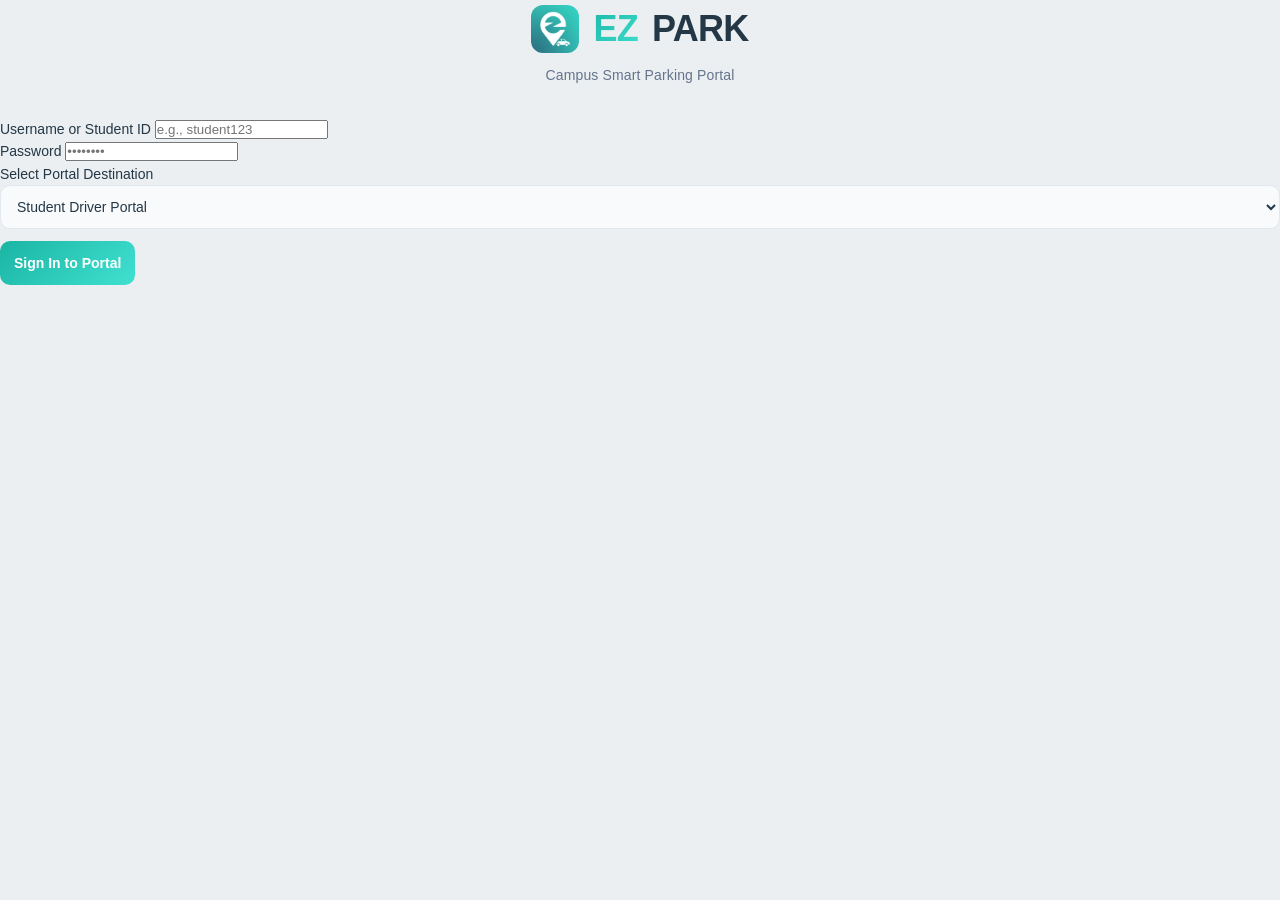
<file: frontend/index.html>
<!DOCTYPE html>
<html lang="en">
<head>
    <meta charset="UTF-8">
    <meta name="viewport" content="width=device-width, initial-scale=1.0">
    <title>EZPARK | Welcome</title>
    <!-- Master shared typography and portal layout guidelines -->
    <link rel="stylesheet" href="style.css">
    <!-- Reusable Component Library Engine -->
    <script src="components.js" defer></script>
</head>
<body class="login-page">

    <!-- MASTER LOGIN CARD CONTAINER -->
    <div class="login-container">
        
        <!-- Center-aligned brand component wrapper -->
        <div style="display: flex; justify-content: center; margin-bottom: 6px;">
            <ezpark-logo></ezpark-logo>
        </div>
        <p class="section-subtitle" style="text-align: center; margin-bottom: 32px;">Campus Smart Parking Portal</p>

        <!-- CREDENTIAL SUBMISSION FORM -->
        <form class="login-form" id="loginForm">
            <div class="input-group">
                <label for="username">Username or Student ID</label>
                <input type="text" id="username" placeholder="e.g., student123" required>
            </div>

            <div class="input-group">
                <label for="password">Password</label>
                <input type="password" id="password" placeholder="••••••••" required>
            </div>

            <!-- PROTOTYPE GATEWAY ROUTER: Makes live project presentations completely seamless -->
            <div class="input-group">
                <label for="portalRole">Select Portal Destination</label>
                <select id="portalRole" class="global-select" style="padding: 12px; font-size: 14px; background-color: #F8FAFC;">
                    <option value="student">Student Driver Portal</option>
                    <option value="admin">Campus Administrator Hub</option>
                </select>
            </div>

            <button type="submit" class="btn-primary full-width-btn" style="margin-top: 12px; padding: 14px; font-size: 14px;">
                Sign In to Portal
            </button>
        </form>
        
    </div>

    <!-- ==========================================================================
         FRONTEND CLIENT-SIDE PROTOTYPE ROUTER
         ========================================================================== -->
    <script>
        document.getElementById('loginForm').addEventListener('submit', (e) => {
            // Prevent HTML form page reload behavior
            e.preventDefault();
            
            const selectedRole = document.getElementById('portalRole').value;
            
            // Evaluates chosen path and routes client immediately
            if (selectedRole === 'admin') {
                window.location.href = 'dashboard.html';
            } else {
                window.location.href = 'user.html';
            }
        });
    </script>
</body>
</html>
</file>
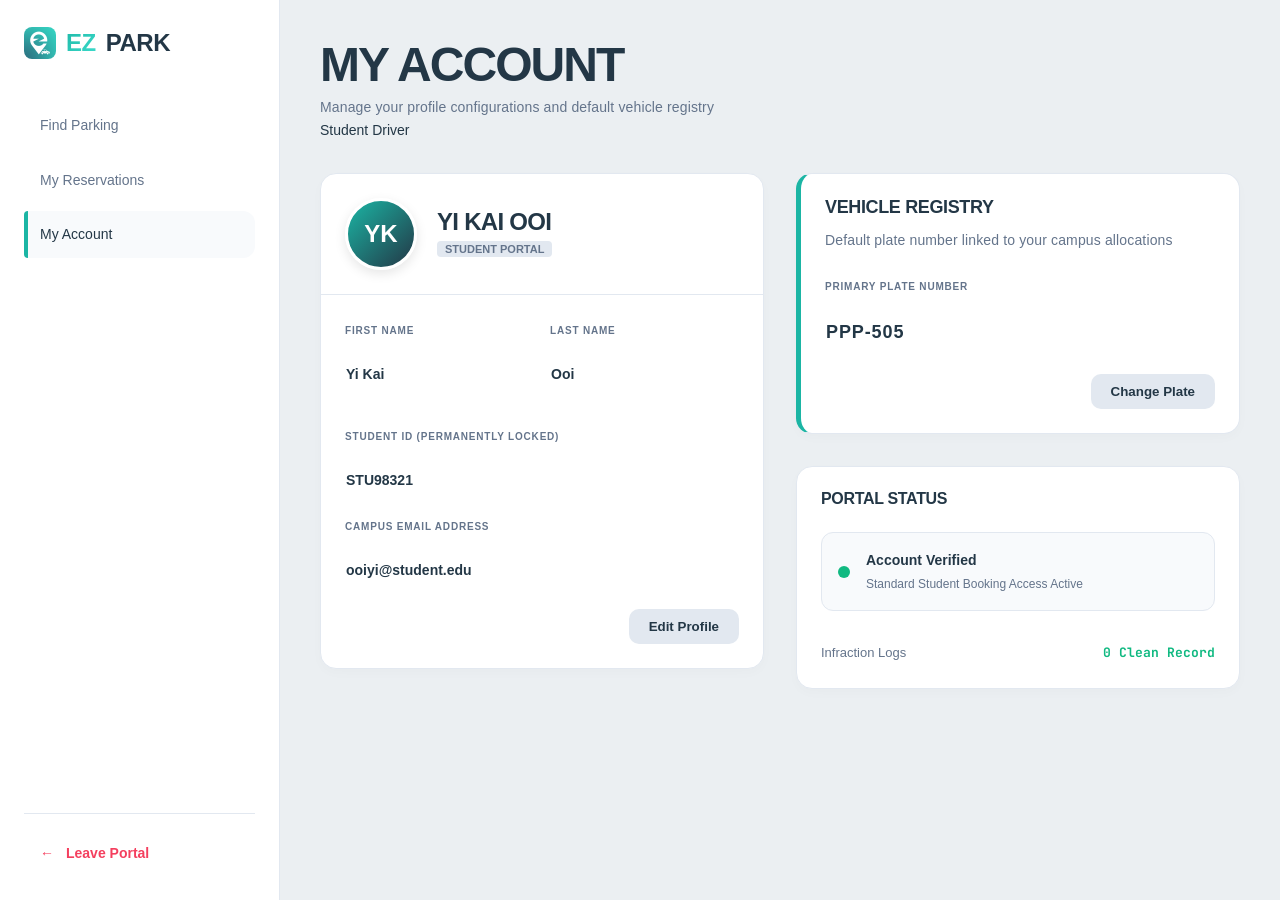
<file: frontend/account.html>
<!DOCTYPE html>
<html lang="en">
<head>
    <meta charset="UTF-8">
    <meta name="viewport" content="width=device-width, initial-scale=1.0">
    <title>EZPARK | My Account</title>
    <link rel="stylesheet" href="style.css">
    <script src="components.js" defer></script>
    <style>
        /* Contextual layout overrides for the account setup profile cards */
        .account-grid {
            display: grid;
            grid-template-columns: repeat(auto-fit, minmax(300px, 1fr));
            gap: 32px;
            align-items: start;
        }
        .form-row {
            display: grid;
            grid-template-columns: 1fr 1fr;
            gap: 16px;
            margin-bottom: 16px;
        }
        .form-group {
            display: flex;
            flex-direction: column;
            gap: 6px;
            margin-bottom: 16px;
        }
        
        /* Premium Form Controls with visual disabled/enabled states */
        .global-input {
            width: 100%;
            padding: 14px;
            border: 1px solid var(--border-color);
            border-radius: 10px;
            font-family: 'Satoshi', sans-serif;
            background-color: #F8FAFC;
            color: var(--brand-slate);
            font-size: 14px;
            font-weight: 500;
            outline: none;
            transition: all 0.2s ease;
        }
        
        /* READ-ONLY STATE: Looks like clean text fields, not editable inputs */
        .global-input:disabled {
            background-color: transparent;
            border-color: transparent;
            padding-left: 0;
            color: var(--brand-slate);
            font-weight: 600;
            cursor: default;
            user-select: none;
        }
        
        /* EDITING MODE ACTIVE: Inputs glow to show they can be typed in */
        .global-input:not(:disabled):focus {
            border-color: var(--brand-teal-start);
            background-color: #FFFFFF;
            box-shadow: 0 0 0 3px rgba(27, 181, 164, 0.1);
        }

        /* Profile Showcase Section */
        .profile-hero-card {
            display: flex;
            align-items: center;
            gap: 20px;
            padding: 24px;
            border-bottom: 1px solid var(--border-color);
            margin-bottom: 20px;
        }
        .large-avatar {
            width: 72px;
            height: 72px;
            border-radius: 50%;
            background: linear-gradient(135deg, var(--brand-teal-start), var(--brand-slate));
            display: flex;
            align-items: center;
            justify-content: center;
            color: #FFFFFF;
            font-family: 'Clash Display', sans-serif;
            font-weight: 700;
            font-size: 24px;
            border: 3px solid #FFFFFF;
            box-shadow: 0 4px 12px rgba(0,0,0,0.1);
        }
        
        .profile-badge-zone {
            display: flex;
            align-items: center;
            gap: 16px;
            padding: 16px;
            background-color: #F8FAFC;
            border: 1px solid var(--border-color);
            border-radius: 12px;
            margin-bottom: 24px;
        }
        
        .btn-secondary {
            background-color: #E2E8F0;
            color: var(--brand-slate);
            border: none;
            padding: 10px 20px;
            border-radius: 10px;
            font-weight: 600;
            cursor: pointer;
            transition: all 0.1s ease;
        }
        .btn-secondary:hover { background-color: #CBD5E1; }
        
        /* Smooth control transitions */
        .action-button-group {
            display: flex;
            justify-content: flex-end;
            gap: 12px;
            margin-top: 12px;
        }
        .hidden-control { display: none !important; }
    </style>
</head>

<body class="admin-body user-portal-body">

    <ezpark-mobile-header></ezpark-mobile-header>

    <ezpark-sidebar role="student" active="account"></ezpark-sidebar>

    <main class="responsive-main">
        <header class="hide-on-mobile">
            <div>
                <h1>My Account</h1>
                <p class="section-subtitle">Manage your profile configurations and default vehicle registry</p>
            </div>
            <div class="user-profile">
                <span>Student Driver</span>
                <div class="avatar"></div>
            </div>
        </header>

        <div class="account-grid">
            
            <section class="card" style="padding: 0; overflow: hidden;">
                
                <div class="profile-hero-card">
                    <div class="large-avatar">YK</div>
                    <div>
                        <h2 style="font-size: 24px !important; margin-bottom: 2px;">Yi Kai Ooi</h2>
                        <span class="badge-status" style="background-color: #E2E8F0; padding: 2px 8px; border-radius: 4px; font-size: 11px; font-weight: 700; color: var(--text-muted);">STUDENT PORTAL</span>
                    </div>
                </div>
                
                <form id="profileForm" onsubmit="saveProfile(event)" style="padding: 0 24px 24px 24px;">
                    <div class="form-row">
                        <div class="form-group">
                            <label class="detail-label">First Name</label>
                            <input type="text" id="firstNameInput" class="global-input" value="Yi Kai" disabled required>
                        </div>
                        <div class="form-group">
                            <label class="detail-label">Last Name</label>
                            <input type="text" id="lastNameInput" class="global-input" value="Ooi" disabled required>
                        </div>
                    </div>

                    <div class="form-group">
                        <label class="detail-label">Student ID (Permanently Locked)</label>
                        <input type="text" class="global-input" value="STU98321" style="background-color: transparent !important; border-color: transparent !important; padding-left: 0; font-weight: 600;" disabled>
                    </div>

                    <div class="form-group">
                        <label class="detail-label">Campus Email Address</label>
                        <input type="email" id="emailInput" class="global-input" value="ooiyi@student.edu" disabled required>
                    </div>

                    <div class="action-button-group">
                        <button type="button" id="editProfileBtn" class="btn-secondary">Edit Profile</button>
                        
                        <button type="button" id="cancelProfileBtn" class="btn-secondary hidden-control">Cancel</button>
                        <button type="submit" id="saveProfileBtn" class="btn-primary hidden-control">Save Changes</button>
                    </div>
                </form>
            </section>

            <div style="display: flex; flex-direction: column; gap: 32px;">
                
                <section class="card" style="border-left: 5px solid var(--brand-teal-start);">
                    <h3 class="panel-title" style="font-size: 18px !important; margin-bottom: 4px;">Vehicle Registry</h3>
                    <p class="section-subtitle" style="margin-bottom: 20px;">Default plate number linked to your campus allocations</p>
                    
                    <form id="vehicleForm" onsubmit="saveVehicle(event)">
                        <div class="form-group">
                            <label class="detail-label">Primary Plate Number</label>
                            <input type="text" id="plateInput" class="global-input mono-text" value="PPP-505" style="font-weight: 700; font-size: 18px; letter-spacing: 0.05em;" disabled required>
                        </div>
                        
                        <div class="action-button-group">
                            <button type="button" id="editVehicleBtn" class="btn-secondary">Change Plate</button>
                            <button type="button" id="cancelVehicleBtn" class="btn-secondary hidden-control">Cancel</button>
                            <button type="submit" id="saveVehicleBtn" class="btn-primary hidden-control">Update</button>
                        </div>
                    </form>
                </section>

                <section class="card">
                    <h3 class="panel-title" style="font-size: 16px !important; margin-bottom: 16px;">Portal Status</h3>
                    
                    <div class="profile-badge-zone">
                        <div class="status-indicator-dot pulsing" style="width: 12px; height: 12px;"></div>
                        <div>
                            <strong style="display: block; font-size: 14px; color: var(--brand-slate);">Account Verified</strong>
                            <span style="font-size: 12px; color: var(--text-muted);">Standard Student Booking Access Active</span>
                        </div>
                    </div>
                    
                    <div style="display: flex; justify-content: space-between; align-items: center; font-size: 13px;">
                        <span style="color: var(--text-muted); font-weight: 500;">Infraction Logs</span>
                        <strong class="mono-text" style="color: var(--state-available);">0 Clean Record</strong>
                    </div>
                </section>
            </div>

        </div>
    </main>

    <script>
        // --- PROFILE CONTROL ELEMENTS ---
        const editProfileBtn = document.getElementById('editProfileBtn');
        const cancelProfileBtn = document.getElementById('cancelProfileBtn');
        const saveProfileBtn = document.getElementById('saveProfileBtn');
        
        const profileInputs = [
            document.getElementById('firstNameInput'),
            document.getElementById('lastNameInput'),
            document.getElementById('emailInput')
        ];

        // Cache values to restore them if the user hits 'Cancel'
        let cachedProfileValues = {};

        editProfileBtn.addEventListener('click', () => {
            // Store current values, then enable fields
            profileInputs.forEach(input => {
                cachedProfileValues[input.id] = input.value;
                input.disabled = false;
            });
            // Swap out visible control triggers
            editProfileBtn.classList.add('hidden-control');
            cancelProfileBtn.classList.remove('hidden-control');
            saveProfileBtn.classList.remove('hidden-control');
            profileInputs[0].focus(); // Micro-interaction: focus first name field automatically
        });

        cancelProfileBtn.addEventListener('click', () => {
            // Restore previous strings and lock down fields
            profileInputs.forEach(input => {
                input.value = cachedProfileValues[input.id];
                input.disabled = true;
            });
            // Reset control buttons
            editProfileBtn.classList.remove('hidden-control');
            cancelProfileBtn.classList.add('hidden-control');
            saveProfileBtn.classList.add('hidden-control');
        });

        function saveProfile(e) {
            e.preventDefault();
            // Lock fields back up
            profileInputs.forEach(input => input.disabled = true);
            editProfileBtn.classList.remove('hidden-control');
            cancelProfileBtn.classList.add('hidden-control');
            saveProfileBtn.classList.add('hidden-control');
            alert("Changes saved successfully!");
        }

        // --- VEHICLE REGISTRY CONTROL ELEMENTS ---
        const editVehicleBtn = document.getElementById('editVehicleBtn');
        const cancelVehicleBtn = document.getElementById('cancelVehicleBtn');
        const saveVehicleBtn = document.getElementById('saveVehicleBtn');
        const plateInput = document.getElementById('plateInput');
        
        let cachedPlateValue = "";

        editVehicleBtn.addEventListener('click', () => {
            cachedPlateValue = plateInput.value;
            plateInput.disabled = false;
            editVehicleBtn.classList.add('hidden-control');
            cancelVehicleBtn.classList.remove('hidden-control');
            saveVehicleBtn.classList.remove('hidden-control');
            plateInput.focus();
        });

        cancelVehicleBtn.addEventListener('click', () => {
            plateInput.value = cachedPlateValue;
            plateInput.disabled = true;
            editVehicleBtn.classList.remove('hidden-control');
            cancelVehicleBtn.classList.add('hidden-control');
            saveVehicleBtn.classList.add('hidden-control');
        });

        function saveVehicle(e) {
            e.preventDefault();
            plateInput.disabled = true;
            editVehicleBtn.classList.remove('hidden-control');
            cancelVehicleBtn.classList.add('hidden-control');
            saveVehicleBtn.classList.add('hidden-control');
            alert(`Vehicle registration updated to: ${plateInput.value}`);
        }
    </script>
</body>
</html>
</file>
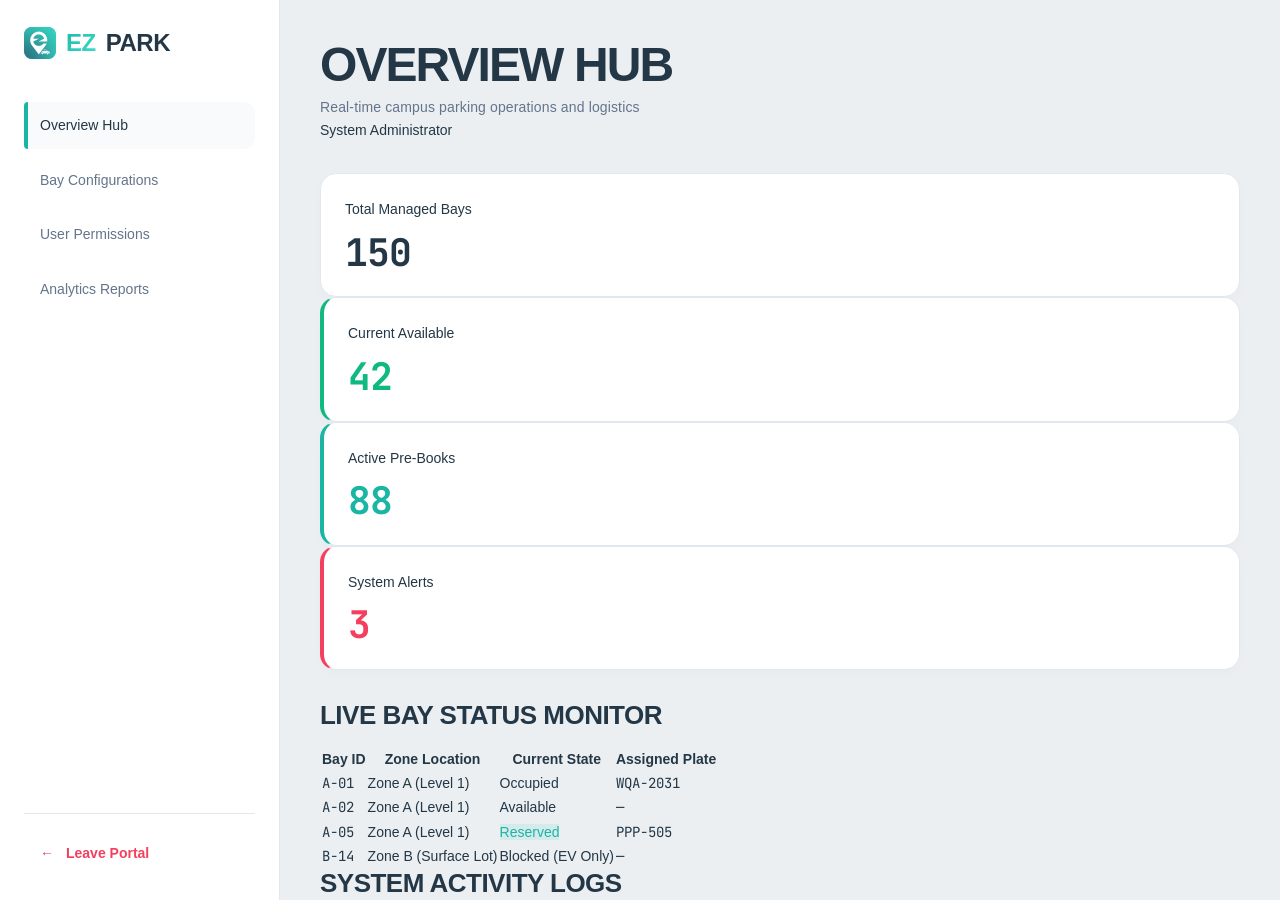
<file: frontend/dashboard.html>
<!DOCTYPE html>
<html lang="en">
<head>
    <meta charset="UTF-8">
    <meta name="viewport" content="width=device-width, initial-scale=1.0">
    <title>EZPARK | Admin Dashboard</title>
    <!-- Master shared typography and portal layout guidelines -->
    <link rel="stylesheet" href="style.css">
    <!-- Reusable Component Library Engine -->
    <script src="components.js" defer></script>
</head>
<body class="admin-body">

    <!-- REUSABLE MOBILE HEADER COMPONENT -->
    <ezpark-mobile-header></ezpark-mobile-header>

    <!-- REUSABLE SIDEBAR NAVIGATION COMPONENT (Active target pinned to admin "overview") -->
    <ezpark-sidebar role="admin" active="overview"></ezpark-sidebar>

    <!-- MAIN ADMINISTRATIVE WORKSPACE -->
    <main class="responsive-main">
        <header class="hide-on-mobile">
            <div>
                <h1>Overview Hub</h1>
                <p class="section-subtitle">Real-time campus parking operations and logistics</p>
            </div>
            <div class="user-profile">
                <span>System Administrator</span>
                <div class="avatar" style="background-color: var(--brand-slate);"></div>
            </div>
        </header>

        <!-- SUMMARY METRICS SNAPSHOT GRID -->
        <div class="metrics-grid">
            <section class="card">
                <span class="control-label">Total Managed Bays</span>
                <h2 class="mono-text" style="font-size: 28px; margin-top: 4px;">150</h2>
            </section>
            <section class="card" style="border-left: 4px solid var(--state-available);">
                <span class="control-label">Current Available</span>
                <h2 class="mono-text text-available" style="font-size: 28px; margin-top: 4px;">42</h2>
            </section>
            <section class="card" style="border-left: 4px solid var(--brand-teal-start);">
                <span class="control-label">Active Pre-Books</span>
                <h2 class="mono-text text-teal" style="font-size: 28px; margin-top: 4px;">88</h2>
            </section>
            <section class="card" style="border-left: 4px solid var(--state-alert);">
                <span class="control-label">System Alerts</span>
                <h2 class="mono-text text-alert" style="font-size: 28px; margin-top: 4px;">3</h2>
            </section>
        </div>

        <!-- TWO-COLUMN ADMIN DATA SPLIT -->
        <div class="workspace-grid">
            
            <!-- LEFT COLUMN: LIVE BAY OCCUPANCY MONITOR -->
            <div class="table-container">
                <h3 class="panel-title" style="margin-bottom: 16px;">Live Bay Status Monitor</h3>
                <table>
                    <thead>
                        <tr>
                            <th>Bay ID</th>
                            <th>Zone Location</th>
                            <th>Current State</th>
                            <th>Assigned Plate</th>
                        </tr>
                    </thead>
                    <tbody>
                        <tr>
                            <td class="mono-text font-weight: 700;">A-01</td>
                            <td>Zone A (Level 1)</td>
                            <td><span class="status-badge occupied">Occupied</span></td>
                            <td class="mono-text">WQA-2031</td>
                        </tr>
                        <tr>
                            <td class="mono-text">A-02</td>
                            <td>Zone A (Level 1)</td>
                            <td><span class="status-badge available">Available</span></td>
                            <td class="mono-text text-muted">—</td>
                        </tr>
                        <tr>
                            <td class="mono-text">A-05</td>
                            <td>Zone A (Level 1)</td>
                            <td><span class="status-badge available" style="background: rgba(27, 181, 164, 0.1); color: var(--brand-teal-start);">Reserved</span></td>
                            <td class="mono-text">PPP-505</td>
                        </tr>
                        <tr>
                            <td class="mono-text">B-14</td>
                            <td>Zone B (Surface Lot)</td>
                            <td><span class="status-badge alert">Blocked (EV Only)</span></td>
                            <td class="mono-text text-muted">—</td>
                        </tr>
                    </tbody>
                </table>
            </div>

            <!-- RIGHT COLUMN: RECENT INFRASTRUCTURE SECURITY LOGS -->
            <div class="table-container">
                <h3 class="panel-title" style="margin-bottom: 16px;">System Activity Logs</h3>
                <div style="display: flex; flex-direction: column; gap: 14px;">
                    <div style="border-left: 3px solid var(--brand-teal-start); padding-left: 12px;">
                        <p style="font-size: 13px; font-weight: 600;">Pre-Booking Created</p>
                        <p class="section-subtitle" style="font-size: 12px; margin-top: 2px;">User <span class="mono-text">student123</span> reserved Bay <span class="mono-text">A-05</span></p>
                    </div>
                    <div style="border-left: 3px solid var(--state-available); padding-left: 12px;">
                        <p style="font-size: 13px; font-weight: 600;">Bay Vacated Early</p>
                        <p class="section-subtitle" style="font-size: 12px; margin-top: 2px;">Bay <span class="mono-text">C-09</span> marked free via floor pressure sensor</p>
                    </div>
                    <div style="border-left: 3px solid var(--state-alert); padding-left: 12px;">
                        <p style="font-size: 13px; font-weight: 600;">Overtime Parking Infraction</p>
                        <p class="section-subtitle" style="font-size: 12px; margin-top: 2px;">Vehicle <span class="mono-text">VCS-9912</span> exceeded stay limit in Zone A</p>
                    </div>
                </div>
            </div>

        </div>
    </main>
</body>
</html>
</file>
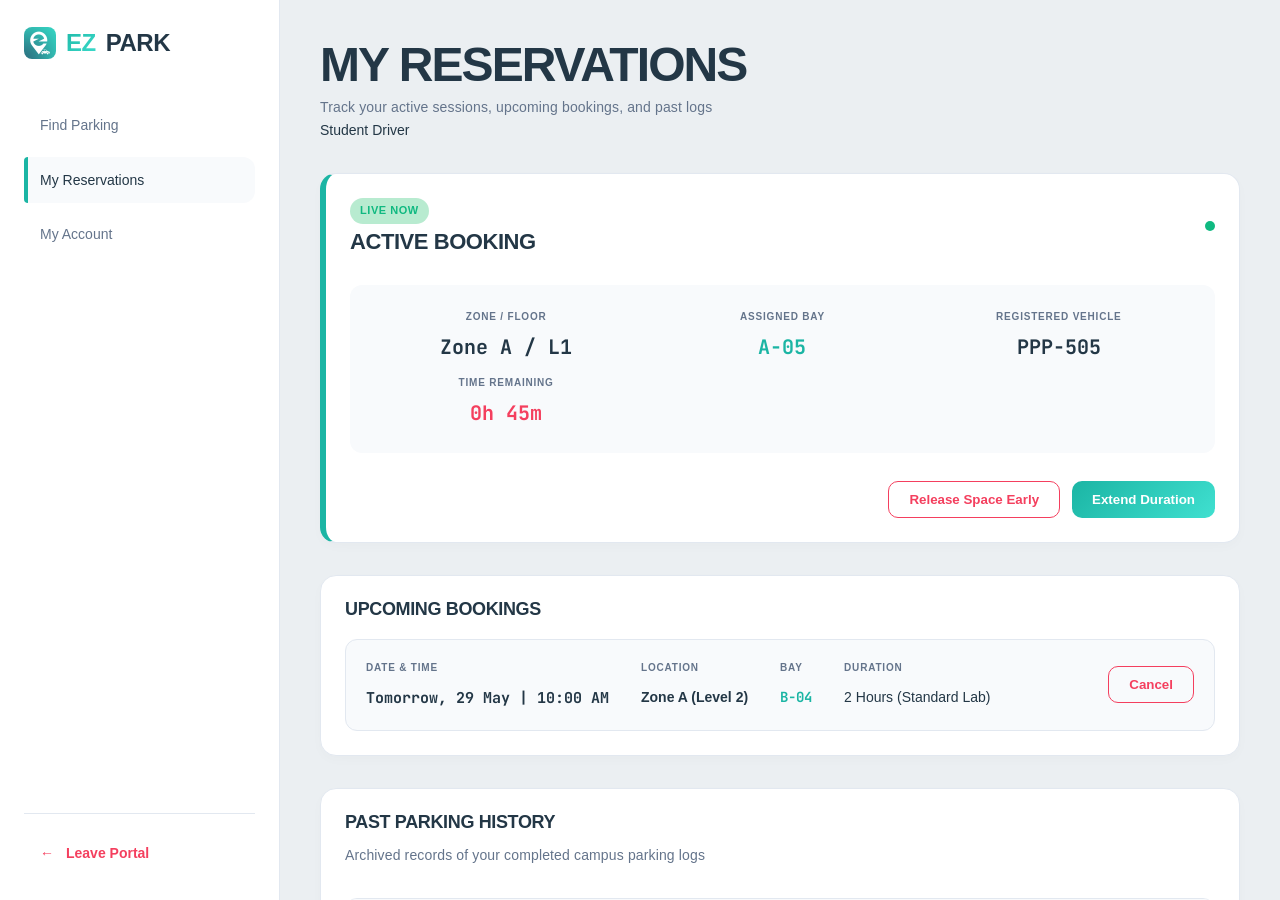
<file: frontend/reservations.html>
<!DOCTYPE html>
<html lang="en">
<head>
    <meta charset="UTF-8">
    <meta name="viewport" content="width=device-width, initial-scale=1.0">
    <title>EZPARK | My Reservations</title>
    <link rel="stylesheet" href="style.css">
    <script src="components.js" defer></script>
    <style>
        /* Contextual layouts unique to ticket and history management */
        .tickets-container {
            display: flex;
            flex-direction: column;
            gap: 20px;
        }
        .ticket-item {
            display: flex;
            justify-content: space-between;
            align-items: center;
            padding: 20px;
            background-color: #F8FAFC;
            border: 1px solid var(--border-color);
            border-radius: 12px;
            flex-wrap: wrap;
            gap: 16px;
        }
        .ticket-meta {
            display: flex;
            flex-direction: column;
            gap: 4px;
        }
        .ticket-info-group {
            display: flex;
            gap: 32px;
            flex-wrap: wrap;
        }
        .ticket-actions {
            display: flex;
            gap: 12px;
        }
        .btn-outline-danger {
            background: none;
            border: 1px solid var(--state-alert);
            color: var(--state-alert);
            padding: 10px 20px;
            border-radius: 10px;
            font-weight: 600;
            cursor: pointer;
            transition: all 0.1s ease;
        }
        .btn-outline-danger:hover {
            background-color: #FFF1F2;
        }
        .badge-status {
            display: inline-block;
            padding: 4px 10px;
            border-radius: 20px;
            font-size: 11px;
            font-weight: 700;
            text-transform: uppercase;
            letter-spacing: 0.05em;
        }
        .badge-active { background-color: #B8EBD0; color: var(--state-available); }
        
        /* Unified History Table Styles */
        .history-table-wrapper {
            overflow-x: auto;
            background-color: var(--bg-card);
            border: 1px solid var(--border-color);
            border-radius: 12px;
            margin-top: 12px;
        }
        .history-table {
            width: 100%;
            border-collapse: collapse;
            text-align: left;
            font-size: 14px;
        }
        .history-table th {
            background-color: #F8FAFC;
            padding: 16px;
            font-family: 'Satoshi', sans-serif;
            font-weight: 700;
            text-transform: uppercase;
            font-size: 11px;
            letter-spacing: 0.05em;
            color: var(--text-muted);
            border-bottom: 1px solid var(--border-color);
        }
        .history-table td {
            padding: 16px;
            border-bottom: 1px solid var(--border-color);
            color: var(--brand-slate);
        }
        .history-table tr:last-child td {
            border-bottom: none;
        }
        .badge-completed {
            display: inline-block;
            padding: 4px 10px;
            border-radius: 20px;
            font-size: 11px;
            font-weight: 700;
            background-color: #E2E8F0;
            color: var(--brand-slate);
            text-transform: uppercase;
        }
    </style>
</head>

<body class="admin-body user-portal-body">

    <ezpark-mobile-header></ezpark-mobile-header>

    <ezpark-sidebar role="student" active="reservations"></ezpark-sidebar>

    <main class="responsive-main">
        <header class="hide-on-mobile">
            <div>
                <h1>My Reservations</h1>
                <p class="section-subtitle">Track your active sessions, upcoming bookings, and past logs</p>
            </div>
            <div class="user-profile">
                <span>Student Driver</span>
                <div class="avatar"></div>
            </div>
        </header>

        <div class="user-workspace-grid" style="grid-template-columns: 1fr;">
            <div class="user-control-col" style="gap: 32px;">
                
                <section class="card driver-status-card" style="border-left-width: 6px;">
                    <div class="status-header">
                        <div>
                            <span class="badge-status badge-active" style="margin-bottom: 6px;">Live Now</span>
                            <h3 class="panel-title" style="font-size: 22px !important;">Active Booking</h3>
                        </div>
                        <span class="status-indicator-dot pulsing"></span>
                    </div>

                    <div class="active-reservation-block" style="margin: 12px 0 20px 0; padding: 24px;">
                        <div class="status-detail">
                            <p class="detail-label">Zone / Floor</p>
                            <p class="detail-value mono-text" style="font-size: 20px !important;">Zone A / L1</p>
                        </div>
                        <div class="status-detail">
                            <p class="detail-label">Assigned Bay</p>
                            <p class="detail-value text-teal mono-text" style="font-size: 20px !important;">A-05</p>
                        </div>
                        <div class="status-detail">
                            <p class="detail-label">Registered Vehicle</p>
                            <p class="detail-value mono-text" style="font-size: 20px !important;">PPP-505</p>
                        </div>
                        <div class="status-detail">
                            <p class="detail-label">Time Remaining</p>
                            <p class="detail-value text-alert mono-text" style="font-size: 20px !important;">0h 45m</p>
                        </div>
                    </div>

                    <div class="ticket-actions" style="justify-content: flex-end;">
                        <button class="btn-outline-danger" id="leaveEarlyBtn">Release Space Early</button>
                        <button class="btn-primary">Extend Duration</button>
                    </div>
                </section>

                <section class="card">
                    <h3 class="panel-title" style="font-size: 18px !important; margin-bottom: 12px;">Upcoming Bookings</h3>
                    
                    <div class="tickets-container">
                        <div class="ticket-item">
                            <div class="ticket-info-group">
                                <div class="ticket-meta">
                                    <p class="detail-label">Date & Time</p>
                                    <strong class="mono-text" style="font-size: 15px;">Tomorrow, 29 May | 10:00 AM</strong>
                                </div>
                                <div class="ticket-meta">
                                    <p class="detail-label">Location</p>
                                    <span style="font-weight: 700; color: var(--brand-slate);">Zone A (Level 2)</span>
                                </div>
                                <div class="ticket-meta">
                                    <p class="detail-label">Bay</p>
                                    <strong class="mono-text text-teal">B-04</strong>
                                </div>
                                <div class="ticket-meta">
                                    <p class="detail-label">Duration</p>
                                    <span>2 Hours (Standard Lab)</span>
                                </div>
                            </div>
                            <div class="ticket-actions">
                                <button class="btn-outline-danger" onclick="cancelTicket('B-04')">Cancel</button>
                            </div>
                        </div>
                    </div>
                </section>

                <section class="card">
                    <h3 class="panel-title" style="font-size: 18px !important; margin-bottom: 4px;">Past Parking History</h3>
                    <p class="section-subtitle" style="margin-bottom: 12px;">Archived records of your completed campus parking logs</p>
                    
                    <div class="history-table-wrapper">
                        <table class="history-table">
                            <thead>
                                <tr>
                                    <th>Date</th>
                                    <th>Location / Floor</th>
                                    <th>Bay</th>
                                    <th>Plate</th>
                                    <th>Duration</th>
                                    <th>Status</th>
                                </tr>
                            </thead>
                            <tbody>
                                <tr>
                                    <td style="font-weight: 700;">25 May 2026</td>
                                    <td>Zone A (Level 1)</td>
                                    <td class="mono-text text-teal" style="font-weight: 700;">A-03</td>
                                    <td class="mono-text">PPP-505</td>
                                    <td>2 Hours</td>
                                    <td><span class="badge-completed">Completed</span></td>
                                </tr>
                                <tr>
                                    <td style="font-weight: 700;">22 May 2026</td>
                                    <td>Zone B (Surface Lot)</td>
                                    <td class="mono-text text-teal" style="font-weight: 700;">B-12</td>
                                    <td class="mono-text">PPP-505</td>
                                    <td>1 Hour</td>
                                    <td><span class="badge-completed">Completed</span></td>
                                </tr>
                            </tbody>
                        </table>
                    </div>
                </section>

            </div>
        </div>
    </main>

    <script>
        document.getElementById('leaveEarlyBtn')?.addEventListener('click', () => {
            if(confirm("Are you sure you want to release your parking space early? This session cannot be undone.")) {
                alert("Space released successfully. Safe travels!");
            }
        });

        function cancelTicket(bayId) {
            if(confirm(`Cancel your upcoming reservation for space ${bayId}?`)) {
                alert(`Reservation for ${bayId} has been successfully deleted.`);
            }
        }
    </script>
</body>
</html>
</file>
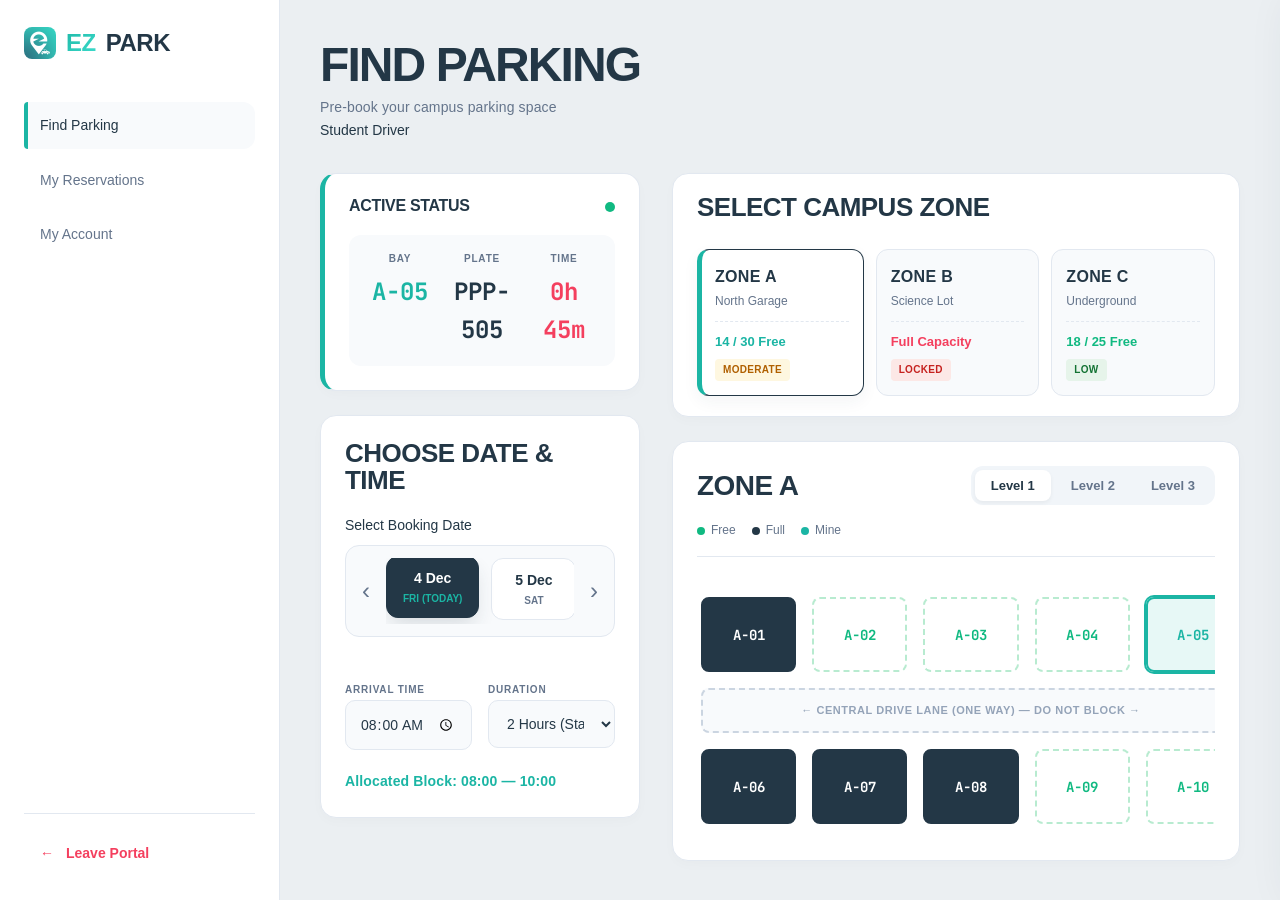
<file: frontend/user.html>
<!DOCTYPE html>
<html lang="en">
<head>
    <meta charset="UTF-8">
    <meta name="viewport" content="width=device-width, initial-scale=1.0">
    <title>EZPARK | Student Portal</title>
    <!-- Master shared typography and high-contrast tokens -->
    <link rel="stylesheet" href="style.css">
    <!-- Static dataset injection -->
    <script src="data.js"></script>
    <!-- Reusable Web Component Framework -->
    <script src="components.js" defer></script>
</head>

<body class="admin-body user-portal-body">

    <!-- REUSABLE MOBILE HEADER COMPONENT -->
    <ezpark-mobile-header></ezpark-mobile-header>

    <!-- REUSABLE SIDEBAR COMPONENT -->
    <ezpark-sidebar role="student" active="find"></ezpark-sidebar>

    <!-- MAIN APP PANEL WORKSPACE -->
    <main class="responsive-main">
        <header class="hide-on-mobile">
            <div>
                <h1>Find Parking</h1>
                <p class="section-subtitle">Pre-book your campus parking space</p>
            </div>
            <div class="user-profile">
                <span>Student Driver</span>
                <div class="avatar"></div>
            </div>
        </header>

        <!-- DASHBOARD GRID FRAMEWORK -->
        <div class="user-workspace-grid">
            
            <!-- LEFT COLUMN: VERTICAL DATA CONTROL NODE -->
            <div class="user-control-col">
                
                <!-- DRIVER ACTIVE STATUS (LIVE PARKING TICKET) -->
                <section class="card driver-status-card">
                    <div class="status-header">
                        <h3 class="panel-title" style="font-size: 16px !important;">Active Status</h3>
                        <span class="status-indicator-dot pulsing"></span>
                    </div>
                    <div class="active-reservation-block">
                        <div class="status-detail">
                            <p class="detail-label">Bay</p>
                            <p class="detail-value text-teal mono-text">A-05</p>
                        </div>
                        <div class="status-detail">
                            <p class="detail-label">Plate</p>
                            <p class="detail-value mono-text">PPP-505</p>
                        </div>
                        <div class="status-detail">
                            <p class="detail-label">Time</p>
                            <p class="detail-value text-alert mono-text">0h 45m</p>
                        </div>
                    </div>
                </section>

                <!-- GLOBAL DATE & TIME CONFIGURATOR -->
                <section class="card">
                    <h3 class="panel-title" style="margin-bottom: 12px;">Choose Date & Time</h3>
                    
                    <!-- Unified Calendar Placement -->
                    <ezpark-calendar id="mainCalendarHub"></ezpark-calendar>

                    <div class="time-config-grid">
                        <div class="form-group">
                            <label class="detail-label">Arrival Time</label>
                            <input type="time" id="globalArrivalTime" class="global-select" value="08:00">
                        </div>
                        <div class="form-group">
                            <label class="detail-label">Duration</label>
                            <select id="globalDuration" class="global-select">
                                <option value="1">1 Hour (Quick Class)</option>
                                <option value="2" selected>2 Hours (Standard Lab)</option>
                                <option value="4">4 Hours (Half-Day Study)</option>
                            </select>
                        </div>
                    </div>
                    <p class="section-subtitle" id="timeRangeIndicator" style="margin-top: 12px; font-weight: 700; color: var(--brand-teal-start);">
                        Allocated Block: 08:00 AM — 10:00 AM
                    </p>
                </section>
            </div>

            <!-- RIGHT COLUMN: MASTER VISUAL WORKSPACE (CAMPUS SELECTION & MAP) -->
            <div class="user-map-col" style="display: flex; flex-direction: column; gap: 24px;">
                
                <!-- HORIZONTAL PREMIUM CAMPUS ZONE SELECTION BAR -->
                <section class="card" style="padding: 20px 24px;">
                    <h3 class="panel-title" style="margin-bottom: 12px;">Select Campus Zone</h3>
                    
                    <div class="zone-cards-list" id="zoneCardsContainer">
                        <!-- ZONE TILE A -->
                        <div class="zone-selection-item active" data-zone="zone-a">
                            <div class="zone-item-header">
                                <strong class="zone-name">Zone A</strong>
                                <span class="zone-location-sub">North Garage</span>
                            </div>
                            <div class="zone-item-status">
                                <span class="capacity-counter text-available" id="count-zone-a">14 / 30 Free</span>
                                <span class="demand-badge badge-low" id="badge-zone-a">Low</span>
                            </div>
                        </div>

                        <!-- ZONE TILE B -->
                        <div class="zone-selection-item" data-zone="zone-b">
                            <div class="zone-item-header">
                                <strong class="zone-name">Zone B</strong>
                                <span class="zone-location-sub">Science Lot</span>
                            </div>
                            <div class="zone-item-status">
                                <span class="capacity-counter text-alert" id="count-zone-b">2 / 45 Free</span>
                                <span class="demand-badge badge-high" id="badge-zone-b">Full</span>
                            </div>
                        </div>

                        <!-- ZONE TILE C -->
                        <div class="zone-selection-item" data-zone="zone-c">
                            <div class="zone-item-header">
                                <strong class="zone-name">Zone C</strong>
                                <span class="zone-location-sub">Underground</span>
                            </div>
                            <div class="zone-item-status">
                                <span class="capacity-counter text-teal" id="count-zone-c">15 / 25 Free</span>
                                <span class="demand-badge badge-moderate" id="badge-zone-c">Moderate</span>
                            </div>
                        </div>
                    </div>
                </section>

                <!-- PARKING GARAGE REAL-TIME CELL GRID CANVAS -->
                <section class="card user-map-card">
                    <div class="map-inner-header">
                        <h2 class="panel-title" id="currentZoneTitle" style="font-size: 28px !important;">Zone A</h2>
                        
                        <!-- Level Navigation Pills -->
                        <div class="floor-switcher" id="floorSwitcherContainer">
                            <button class="floor-btn active" data-floor="L1">Level 1</button>
                            <button class="floor-btn" data-floor="L2">Level 2</button>
                            <button class="floor-btn" data-floor="L3">Level 3</button>
                        </div>

                        <div class="map-legend">
                            <span class="legend-item"><span class="dot available"></span> Free</span>
                            <span class="legend-item"><span class="dot occupied"></span> Full</span>
                            <span class="legend-item"><span class="dot reserved"></span> Mine</span>
                        </div>
                    </div>

                    <!-- Scroll Engine viewport windows -->
                    <div class="map-scroll-viewport">
                        <div class="floor-maps-container">
                            <div id="map-L1" class="parking-garage-structure floor-panel active"></div>
                            <div id="map-L2" class="parking-garage-structure floor-panel"></div>
                            <div id="map-L3" class="parking-garage-structure floor-panel"></div>
                        </div>
                    </div>

                    <!-- REUSABLE BOOKING DRAWER SLIDE PANEL -->
                    <ezpark-booking-panel></ezpark-booking-panel>
                </section>
            </div>

        </div>
    </main>

    <!-- ==========================================================================
         PORTAL REACTIVE CENTRAL SCHEDULING ENGINE
         ========================================================================== -->
    <script>
        // --- 1. RUNTIME STATE MEMORY CACHE ---
        let globalParkingDatabase = [...initialParkingData];
        let selectedActiveZoneID = "zone-a";
        let selectedActiveFloorID = "L1";
        let selectedActiveSpotID = null;
        
        let selectedBookingDate = "TODAY";
        let selectedArrivalTime = "08:00";
        let selectedDurationHours = 2;

        // --- 2. THE MAP DESIGN CELL COMPILER ---
        function renderGarageMap() {
            const container = document.getElementById(`map-${selectedActiveFloorID}`);
            if (!container) return;

            container.innerHTML = "";

            // Query level allocations filtering by the active state settings
            const levelSpots = globalParkingDatabase.filter(spot => 
                spot.zone === selectedActiveZoneID && spot.level === selectedActiveFloorID
            );

            // Edge Exception Handle: Surface lots don't have separate floors
            if (levelSpots.length === 0) {
                container.innerHTML = `<div class="driving-lane-landmark" style="grid-column: span 5; border-style: solid;">No multi-level structural grids mapped for this zone selection.</div>`;
                return;
            }

            levelSpots.forEach((spot, index) => {
                // Insert contextual driving landmark row exactly down the middle axis split
                if (index === 5) {
                    const lane = document.createElement("div");
                    lane.className = "driving-lane-landmark";
                    lane.textContent = "← Central Drive Lane (One Way) — Do Not Block →";
                    container.appendChild(lane);
                }

                const spotDiv = document.createElement("div");
                spotDiv.className = `parking-spot ${spot.status}`;
                spotDiv.textContent = spot.id;

                if (spot.id === selectedActiveSpotID) {
                    spotDiv.classList.add("selected-target");
                }

                if (spot.status === "available") {
                    spotDiv.addEventListener("click", () => handleSpotSelection(spot.id));
                }

                container.appendChild(spotDiv);
            });
        }

        // --- 3. SELECTION PROCESSING HUB ---
        function handleSpotSelection(spotId) {
            selectedActiveSpotID = spotId;
            renderGarageMap();

            const bookingDrawer = document.getElementById('bookingDrawer');
            const drawerBayLabel = document.getElementById('drawerBayLabel');
            const arrivalTimeInput = document.getElementById('arrivalTimeInput');

            if (bookingDrawer && drawerBayLabel) {
                drawerBayLabel.textContent = spotId;
                if (arrivalTimeInput) {
                    arrivalTimeInput.value = selectedArrivalTime;
                }
                bookingDrawer.classList.add('active'); 
            }
        }

        // --- 4. REAL-TIME DATA SIMULATOR CORES ---
        function simulateCapacityEngine() {
            const timeNum = parseInt(selectedArrivalTime.split(':')[0]);
            
            // Generate variable mock capacities mapped closely against standard class schedules
            let factorA = (timeNum >= 9 && timeNum <= 12) ? 4 : 14;
            let factorB = (timeNum >= 8 && timeNum <= 11) ? 0 : 7;
            let factorC = (timeNum >= 13 && timeNum <= 16) ? 2 : 18;

            updateZoneCardUI("zone-a", factorA, 30, "count-zone-a", "badge-zone-a");
            updateZoneCardUI("zone-b", factorB, 45, "count-zone-b", "badge-zone-b");
            updateZoneCardUI("zone-c", factorC, 25, "count-zone-c", "badge-zone-c");
        }

        function updateZoneCardUI(zoneId, free, total, countElementId, badgeElementId) {
            const countEl = document.getElementById(countElementId);
            const badgeEl = document.getElementById(badgeElementId);
            if (!countEl || !badgeEl) return;

            let percentageFull = ((total - free) / total) * 100;
            
            if (free === 0) {
                countEl.className = "capacity-counter text-alert";
                countEl.textContent = `Full Capacity`;
                badgeEl.className = "demand-badge badge-high";
                badgeEl.textContent = "Locked";
            } else if (percentageFull > 80) {
                countEl.className = "capacity-counter text-alert";
                countEl.textContent = `${free} / ${total} Free`;
                badgeEl.className = "demand-badge badge-high";
                badgeEl.textContent = "Full";
            } else if (percentageFull > 40) {
                countEl.className = "capacity-counter text-teal";
                countEl.textContent = `${free} / ${total} Free`;
                badgeEl.className = "demand-badge badge-moderate";
                badgeEl.textContent = "Moderate";
            } else {
                countEl.className = "capacity-counter text-available";
                countEl.textContent = `${free} / ${total} Free`;
                badgeEl.className = "demand-badge badge-low";
                badgeEl.textContent = "Low";
            }
        }

        function calculateTimeBoundaries() {
            const [hours, minutes] = selectedArrivalTime.split(':').map(Number);
            let endHour = (hours + parseInt(selectedDurationHours)) % 24;
            
            const formatPad = (num) => String(num).padStart(2, '0');
            const displayStart = `${formatPad(hours)}:${formatPad(minutes)}`;
            const displayEnd = `${formatPad(endHour)}:${formatPad(minutes)}`;
            
            document.getElementById('timeRangeIndicator').textContent = `Allocated Block: ${displayStart} — ${displayEnd}`;
            simulateCapacityEngine();
        }

        // --- 5. REGISTER EVENT INTERACTION CAPTURES ---
        window.addEventListener("DOMContentLoaded", () => {
            calculateTimeBoundaries();
            renderGarageMap();

            // Row-Tile Campus Option Clicks
            const zoneItems = document.querySelectorAll('.zone-selection-item');
            zoneItems.forEach(item => {
                item.addEventListener('click', () => {
                    zoneItems.forEach(i => i.classList.remove('active'));
                    item.classList.add('active');

                    selectedActiveZoneID = item.getAttribute('data-zone');
                    
                    const nameStr = item.querySelector('.zone-name').textContent;
                    document.getElementById('currentZoneTitle').textContent = nameStr;

                    // Manage visible floor switch parameters contextually
                    const switcher = document.getElementById('floorSwitcherContainer');
                    switcher.style.visibility = selectedActiveZoneID === 'zone-b' ? 'hidden' : 'visible';

                    selectedActiveSpotID = null; 
                    renderGarageMap();
                });
            });

            // Level Shift Navigation Clicks
            const floorButtons = document.querySelectorAll('.floor-btn');
            const floorPanels = document.querySelectorAll('.floor-panel');
            floorButtons.forEach(button => {
                button.addEventListener('click', () => {
                    floorButtons.forEach(btn => btn.classList.remove('active'));
                    floorPanels.forEach(panel => panel.classList.remove('active'));
                    
                    button.classList.add('active');
                    selectedActiveFloorID = button.getAttribute('data-floor');
                    document.getElementById(`map-${selectedActiveFloorID}`).classList.add('active');
                    
                    selectedActiveSpotID = null;
                    renderGarageMap();
                });
            });

            // Time and Duration Input Controls
            document.getElementById('globalArrivalTime').addEventListener('input', (e) => {
                selectedArrivalTime = e.target.value;
                calculateTimeBoundaries();
            });

            document.getElementById('globalDuration').addEventListener('change', (e) => {
                selectedDurationHours = e.target.value;
                calculateTimeBoundaries();
            });

            // Delayed binding setup for elements generated inside custom lifecycle frameworks
            setTimeout(() => {
                const submitBookingBtn = document.getElementById('submitBookingBtn');
                const bookingDrawer = document.getElementById('bookingDrawer');
                
                if (submitBookingBtn) {
                    submitBookingBtn.addEventListener('click', () => {
                        alert(`Success! Space ${selectedActiveSpotID} is locked in for your departure window.`);
                        
                        const databaseEntry = globalParkingDatabase.find(s => s.id === selectedActiveSpotID);
                        if (databaseEntry) {
                            databaseEntry.status = "reserved"; 
                        }

                        bookingDrawer.classList.remove('active');
                        selectedActiveSpotID = null; 
                        renderGarageMap();
                    });
                }

                const dateCards = document.querySelectorAll('.date-card');
                dateCards.forEach(card => {
                    card.addEventListener('click', () => {
                        selectedBookingDate = card.querySelector('.date-num').textContent;
                        simulateCapacityEngine(); 
                    });
                });
            }, 300);
        });
    </script>
</body>
</html>
</file>
<file: frontend/style.css>
/* ==========================================================================
   1. GLOBAL DESIGN TOKENS & FONTS
   ========================================================================== */
@import url('https://fonts.googleapis.com/css2?family=JetBrains+Mono:wght@500;700&display=swap');
@import url('https://api.fontshare.com/v2/css?f[]=clash-display@600;700&f[]=satoshi@400;500;700&display=swap');

:root {
    /* Brand Color Palette */
    --brand-slate: #233746;
    --brand-teal-start: #1BB5A4;
    --brand-teal-end: #40E0D0;
    --bg-canvas: #EBEFF2; /* Soft structural gray keeps cards visually separated */
    --bg-card: #FFFFFF;
    --text-muted: #64748B;
    --border-color: #E2E8F0;
    
    /* Semantic System States */
    --state-available: #10B981;
    --state-occupied: #233746;
    --state-reserved: #1BB5A4;
    --state-alert: #F43F5E;
}

/* ==========================================================================
   2. GLOBAL ELEMENT RESETS (HIGH-CONTRAST EDITION)
   ========================================================================== */
* {
    box-sizing: border-box;
    margin: 0;
    padding: 0;
}

body {
    font-family: 'Satoshi', sans-serif;
    font-size: 14px;
    font-weight: 400; 
    line-height: 1.6;
    background-color: var(--bg-canvas);
    color: var(--brand-slate);
    -webkit-font-smoothing: antialiased;
}

/* MASTER HEADING CONTRAST ENGINE */
h1, h2, h3, h4, h5, h6, .panel-title {
    font-family: 'Clash Display', sans-serif;
    font-weight: 700;
    text-transform: uppercase;
    line-height: 1.05; 
    color: var(--brand-slate);
}

/* DRAMATIC TYPOGRAPHIC SCALE OVERRIDES */
h1 {
    font-size: 48px !important;         
    letter-spacing: -0.04em !important; 
    margin-bottom: 6px;
}

h2 {
    font-size: 38px !important;         
    letter-spacing: -0.03em !important;
}

h3, .panel-title {
    font-size: 26px !important;         
    letter-spacing: -0.02em !important;
}

.section-subtitle {
    font-size: 14px;
    color: var(--text-muted);
    font-weight: 400;                   
    letter-spacing: 0.01em;
    text-transform: none;               
}

/* ==========================================================================
   3. SHARED GLOBAL COMPONENTS & MAP STATES
   ========================================================================== */
.card {
    background-color: var(--bg-card);
    border: 1px solid var(--border-color);
    border-radius: 16px; 
    padding: 24px;
    display: flex;
    flex-direction: column;
    gap: 8px;
    box-shadow: 0 4px 12px rgba(35, 55, 70, 0.02);
}

.btn-primary {
    background: linear-gradient(135deg, var(--brand-teal-start), var(--brand-teal-end));
    color: white;
    border: none;
    padding: 10px 20px;
    border-radius: 10px;
    font-weight: 600;
    cursor: pointer;
    font-family: 'Inter', sans-serif;
    transition: all 0.1s ease;
}
.btn-primary:active { transform: scale(0.98); }
.btn-primary:hover { opacity: 0.95; }

.global-select {
    width: 100%;
    padding: 14px;
    border: 1px solid var(--border-color);
    border-radius: 10px;
    font-family: 'Inter', sans-serif;
    background-color: #F8FAFC;
    color: var(--brand-slate);
    font-size: 14px;
    font-weight: 500;
    outline: none;
    cursor: pointer;
}

.mono-text { font-family: 'JetBrains Mono', monospace; }
.text-teal { color: var(--brand-teal-start); }
.text-available { color: var(--state-available); }
.text-alert { color: var(--state-alert); }

/* --- BRAND LOGO ASSETS --- */
.logo-fallback {
    font-family: 'Montserrat', sans-serif;
    font-weight: 900;
    font-size: 24px;
    letter-spacing: -0.02em;
    text-transform: uppercase;
    display: flex;
    align-items: center;
    gap: 10px;
}

.logo-icon-placeholder {
    width: 32px;
    height: 32px;
    background: linear-gradient(135deg, var(--brand-teal-start), var(--brand-teal-end));
    border-radius: 8px;
    flex-shrink: 0;
    display: flex;
    align-items: center;
    justify-content: center;
    overflow: hidden;
}

.logo-icon-placeholder img {
    width: 100%;
    height: 100%;
    object-fit: cover;
}

.logo-fallback .ez { 
    background: linear-gradient(135deg, var(--brand-teal-start), var(--brand-teal-end)); 
    -webkit-background-clip: text; 
    -webkit-text-fill-color: transparent; 
}
.logo-fallback .park { color: var(--brand-slate); }

/* --- ROLLING TIMELINE CALENDAR ENGINE --- */
.date-selection-zone {
    margin-bottom: 24px;
    display: flex;
    flex-direction: column;
    gap: 8px;
}

.date-carousel {
    display: flex;
    align-items: center;
    gap: 12px;
    background-color: #F8FAFC;
    padding: 12px;
    border-radius: 14px;
    border: 1px solid var(--border-color);
}

.date-cards-wrapper {
    display: flex;
    gap: 12px;
    flex: 1;
    overflow-x: auto;
    scroll-behavior: smooth;
    padding-bottom: 4px;
}
.date-cards-wrapper::-webkit-scrollbar { display: none; }
.date-cards-wrapper { -ms-overflow-style: none; scrollbar-width: none; }

.date-card {
    background-color: var(--bg-card) !important;
    border: 1px solid var(--border-color) !important;
    border-radius: 12px !important;
    padding: 10px 16px;
    display: flex;
    flex-direction: column;
    align-items: center;
    justify-content: center;
    cursor: pointer;
    min-width: 85px;
    flex-shrink: 0;
    transition: all 0.2s cubic-bezier(0.4, 0, 0.2, 1) !important;
}

.date-card .date-num {
    font-size: 14px !important;
    font-weight: 700 !important;
    color: var(--brand-slate) !important;
}

.date-card .date-day {
    font-size: 10px !important;
    font-weight: 700 !important;
    color: var(--text-muted) !important;
    margin-top: 2px;
}

.date-card:hover {
    border-color: var(--brand-teal-start) !important;
    background-color: rgba(27, 181, 164, 0.02) !important;
}

/* Premium Selected Active Card Accent Overrides */
.date-card.active {
    background-color: var(--brand-slate) !important; 
    border-color: var(--brand-slate) !important;
    box-shadow: 0 10px 20px -4px rgba(35, 55, 70, 0.16) !important;
    transform: translateY(-2px); 
}

.date-card.active .date-num { color: #FFFFFF !important; }
.date-card.active .date-day { color: var(--brand-teal-start) !important; font-weight: 700 !important; }

.carousel-arrow {
    background: none;
    border: none;
    font-size: 24px;
    color: var(--text-muted);
    cursor: pointer;
    padding: 0 4px;
    font-weight: 300;
    user-select: none;
}
.carousel-arrow:hover { color: var(--brand-slate); }

/* --- REALISTIC PARKING GARAGE MAP CELLS --- */
.map-scroll-viewport {
    width: 100%;
    overflow-x: auto;
    padding: 4px;
}

.parking-garage-structure {
    display: grid;
    grid-template-columns: repeat(5, 1fr); 
    gap: 16px;
    min-width: 540px; 
    margin-top: 12px;
}

.driving-lane-landmark {
    grid-column: span 5;
    background-color: #F8FAFC;
    border: 2px dashed #CBD5E1;
    border-radius: 8px;
    height: 45px;
    display: flex;
    align-items: center;
    justify-content: center;
    color: #94A3B8;
    font-size: 11px;
    font-weight: 700;
    font-family: 'Inter', sans-serif;
    letter-spacing: 0.05em;
    text-transform: uppercase;
    user-select: none;
}

.parking-spot {
    height: 75px;
    border: 2px dashed var(--border-color);
    border-radius: 8px;
    display: flex;
    align-items: center;
    justify-content: center;
    font-family: 'JetBrains Mono', monospace;
    font-size: 14px;
    font-weight: 700;
    cursor: pointer;
    transition: all 0.2s ease;
}

/* Mutually Exclusive State Visuals (Solving Free vs Mine Confusion) */
.parking-spot.available { 
    border: 2px dashed #B8EBD0; 
    background-color: #FFFFFF; 
    color: var(--state-available); 
}
.parking-spot.occupied { border-style: solid; border-color: var(--brand-slate); background-color: var(--brand-slate); color: #FFFFFF; }
.parking-spot.reserved { border-style: solid; border-color: var(--brand-teal-start); background-color: rgba(27, 181, 164, 0.1); color: var(--brand-teal-start); box-shadow: 0 0 0 2px var(--brand-teal-start); }

/* Target Selection High Contrast Engine */
.parking-spot.selected-target {
    background-color: var(--brand-teal-start) !important;
    color: #FFFFFF !important; 
    border-style: solid !important;
    border-color: var(--brand-teal-start) !important;
    transform: scale(1.04);
    box-shadow: 0 0 0 4px rgba(27, 181, 164, 0.35), 0 10px 20px rgba(27, 181, 164, 0.2) !important;
}

/* ==========================================================================
   4. LAYOUT SCHEMES & CORE WORKSPACES
   ========================================================================== */
.admin-body { 
    display: flex; 
    height: 100vh; 
    overflow: hidden; 
}

ezpark-sidebar { display: flex; flex-shrink: 0; }

aside { 
    width: 280px; 
    background-color: #FFFFFF; 
    border-right: 1px solid var(--border-color); 
    display: flex; 
    flex-direction: column; 
    padding: 24px; 
    height: 100%;
}
.brand-container { margin-bottom: 40px; }
.nav-links { list-style: none; display: flex; flex-direction: column; gap: 8px; }
.nav-links a { display: flex; align-items: center; gap: 12px; padding: 12px 16px; color: var(--text-muted); text-decoration: none; font-weight: 500; border-radius: 12px; }
.nav-item.active a { background-color: #F8FAFC; color: var(--brand-slate); border-left: 4px solid var(--brand-teal-start); border-radius: 4px 12px 12px 4px; padding-left: 12px; }
main { flex: 1; display: flex; flex-direction: column; overflow-y: auto; padding: 40px; gap: 32px; }
.sidebar-footer { margin-top: auto; padding-top: 16px; border-top: 1px solid var(--border-color); }
.nav-logout { display: flex; align-items: center; gap: 12px; padding: 12px 16px; color: var(--state-alert); text-decoration: none; font-weight: 600; border-radius: 12px; }
.nav-logout:hover { background-color: #FFF1F2; }

/* Desktop Workspace Splitting */
.user-workspace-grid {
    display: grid;
    grid-template-columns: 320px 1fr;
    gap: 32px;
    align-items: start;
}
.user-control-col { display: flex; flex-direction: column; gap: 24px; }
.user-map-col { min-width: 0; }

/* LEVEL SELECTOR PILLS */
.floor-switcher { display: flex; background-color: #F1F5F9; padding: 4px; border-radius: 12px; gap: 4px; }
.floor-btn { padding: 8px 16px; background: none; border: none; font-family: 'Inter', sans-serif; font-size: 13px; font-weight: 600; color: var(--text-muted); cursor: pointer; border-radius: 8px; transition: all 0.15s ease; }
.floor-btn.active { background-color: var(--bg-card); color: var(--brand-slate); box-shadow: 0 2px 4px rgba(0,0,0,0.05); }

.floor-panel { display: none !important; }
.floor-panel.active { display: grid !important; }

/* Driver Live Tracker Stats Display */
.driver-status-card { border-left: 5px solid var(--brand-teal-start); }
.status-header { display: flex; justify-content: space-between; align-items: center; margin-bottom: 12px; }
.status-indicator-dot { width: 10px; height: 10px; background-color: var(--state-available); border-radius: 50%; }
.status-indicator-dot.pulsing { animation: pulse-green 2s infinite; }

@keyframes pulse-green {
    0% { transform: scale(0.95); box-shadow: 0 0 0 0 rgba(16, 185, 129, 0.7); }
    70% { transform: scale(1); box-shadow: 0 0 0 6px rgba(16, 185, 129, 0); }
    100% { transform: scale(0.95); box-shadow: 0 0 0 0 rgba(16, 185, 129, 0); }
}

.active-reservation-block { display: grid; grid-template-columns: repeat(3, 1fr); gap: 12px; background-color: #F8FAFC; padding: 16px; border-radius: 12px; text-align: center; }

/* Inversion Contrast Subtitles */
.detail-label {
    font-size: 10px !important;
    font-weight: 700 !important;
    letter-spacing: 0.08em !important;
    color: var(--text-muted) !important;
    text-transform: uppercase !important;
    margin-bottom: 6px !important;
}
.detail-value { font-size: 24px !important; font-weight: 700 !important; }

.map-inner-header { display: flex; justify-content: space-between; align-items: center; border-bottom: 1px solid var(--border-color); padding-bottom: 16px; margin-bottom: 16px; flex-wrap: wrap; gap: 16px; }
.map-legend { display: flex; gap: 16px; font-size: 12px; color: var(--text-muted); font-weight: 500; }
.legend-item { display: flex; align-items: center; gap: 6px; }
.legend-item .dot { width: 8px; height: 8px; border-radius: 50%; display: inline-block; }
.legend-item .dot.available { background-color: var(--state-available); }
.legend-item .dot.occupied { background-color: var(--brand-slate); }
.legend-item .dot.reserved { background-color: var(--brand-teal-start); }

/* ==========================================================================
   5. RESPONSIVE FLUID MEDIA QUERIES (DESKTOP-SAFE LAYOUT LOCK)
   ========================================================================== */
.mobile-nav-header { display: none !important; }

@media (max-width: 1024px) { 
    .admin-body { flex-direction: column; overflow-y: auto; height: auto; }
    .user-portal-body { display: block; }
    .hide-on-mobile { display: none !important; }
    
    .mobile-nav-header {
        display: flex !important;
        justify-content: space-between;
        align-items: center;
        background-color: var(--bg-card);
        padding: 16px 24px;
        border-bottom: 1px solid var(--border-color);
        position: sticky;
        top: 0;
        z-index: 100;
    }

    .menu-toggle-btn {
        display: flex;
        flex-direction: column;
        justify-content: space-between;
        width: 24px;
        height: 16px;
        background: none;
        border: none;
        cursor: pointer;
        padding: 0;
        outline: none;
    }

    .menu-toggle-btn span {
        width: 100%;
        height: 2px;
        background-color: var(--brand-slate);
        border-radius: 2px;
        transition: transform 0.25s ease, opacity 0.25s ease;
    }

    /* Morphing Micro-Interaction: Converts the 3 lines into a clean 'X' on open */
    .menu-toggle-btn.active span:nth-child(1) {
        transform: translateY(7px) rotate(45deg);
    }
    
    .menu-toggle-btn.active span:nth-child(2) {
        opacity: 0;
    }
    
    .menu-toggle-btn.active span:nth-child(3) {
        transform: translateY(-7px) rotate(-45deg);
    }

    ezpark-sidebar { position: absolute; }
    .responsive-sidebar {
        position: fixed;
        top: 68px;
        left: -280px; 
        height: calc(100vh - 68px);
        z-index: 90;
        transition: left 0.25s cubic-bezier(0.4, 0, 0.2, 1);
        box-shadow: 10px 0 30px rgba(0,0,0,0.05);
    }
    .responsive-sidebar.open { left: 0; }

    .user-workspace-grid, .workspace-grid {
        grid-template-columns: 1fr;
        gap: 24px;
    }
    .responsive-main { padding: 24px !important; gap: 24px !important; width: 100%; }
    .map-inner-header { flex-direction: column; align-items: flex-start; }
    .floor-switcher { width: 100%; }
}

/* ==========================================================================
   6. LOGIN PAGE LOGO CUSTOM SCALING
   ========================================================================== */
.login-page .logo-fallback {
    font-size: 36px; 
    gap: 14px;       
}
.login-page .logo-icon-placeholder {
    width: 48px;         
    height: 48px;        
    border-radius: 12px; 
}

/* ==========================================================================
   7. CLEAN HIGH-CONTRAST SIDE DRAWER ENGINE
   ========================================================================== */
.booking-drawer-wrapper {
    position: fixed !important; /* Firm viewport tracking across all responsive widths */
    top: 0 !important;
    bottom: 0 !important;
    right: -380px !important; /* Concealed off-screen right by default */
    left: auto !important;
    width: 360px !important;
    height: 100vh !important;
    background-color: var(--bg-card) !important;
    border-left: 1px solid var(--border-color) !important;
    border-top: none !important;
    border-radius: 0 !important; 
    padding: 40px 28px !important;
    display: flex !important;
    flex-direction: column !important;
    gap: 24px !important;
    z-index: 2000 !important;
    transition: right 0.3s cubic-bezier(0.4, 0, 0.2, 1) !important;
    box-shadow: -10px 0 40px rgba(35, 55, 70, 0.08) !important;
}

.booking-drawer-wrapper.active { 
    right: 0 !important; 
}

/* Input Form Typography Cleanups */
.booking-drawer-wrapper .control-label {
    font-family: 'Satoshi', sans-serif !important;
    font-size: 11px !important;
    font-weight: 700 !important;
    text-transform: uppercase !important;
    letter-spacing: 0.05em !important;
    color: var(--text-muted) !important;
    margin-bottom: 2px !important;
}

.booking-drawer-wrapper .global-select,
.booking-drawer-wrapper input[type="time"] {
    padding: 12px 14px !important;
    font-size: 14px !important;
    font-weight: 500 !important;
    border-radius: 8px !important;
    border: 1px solid var(--border-color) !important;
    background-color: #F8FAFC !important;
}

.drawer-spot-display {
    font-family: 'Clash Display', sans-serif;
    font-size: 28px;
    font-weight: 700;
    color: var(--brand-teal-start);
    line-height: 1.1;
    margin-top: 2px;
}

.drawer-details-box {
    background-color: #F8FAFC !important;
    border: 1px solid var(--border-color) !important;
    border-radius: 8px !important;
    padding: 14px !important;
}

.drawer-row {
    display: flex;
    justify-content: space-between;
    align-items: center;
    font-size: 13px;
}

.drawer-row span { 
    color: var(--text-muted); 
    font-weight: 500; 
}

.drawer-row strong { 
    color: var(--brand-slate); 
    font-weight: 700; 
}

.booking-drawer-wrapper .full-width-btn {
    width: 100% !important;
    padding: 14px !important;
    font-size: 14px !important;
    border-radius: 8px !important;
    font-weight: 600 !important;
}

/* ==========================================================================
   8. DYNAMIC TIME HUB & INTERACTIVE ZONE SELECTION STACKS
   ========================================================================== */
.time-config-grid {
    display: grid;
    grid-template-columns: 1fr 1fr;
    gap: 16px;
    margin-top: 8px;
}

.zone-cards-list {
    display: flex;
    flex-direction: row; /* Keeps the 3 master cards sitting side-by-side */
    gap: 12px;
    width: 100%;
    margin-top: 8px;
}

.zone-selection-item {
    flex: 1;
    min-width: 0; /* Keeps the card from expanding past its flex allocation */
    background-color: #F8FAFC;
    border: 1px solid var(--border-color);
    border-radius: 12px;
    padding: 14px;
    cursor: pointer;
    display: flex;
    flex-direction: column;
    gap: 10px;
    transition: all 0.2s cubic-bezier(0.4, 0, 0.2, 1);
}

.zone-selection-item:hover {
    border-color: var(--brand-teal-start);
    background-color: rgba(27, 181, 164, 0.01);
}

/* HIGH-CONTRAST LEFT ACCENT TRACKER FOR SELECTED ZONE */
.zone-selection-item.active {
    border-color: var(--brand-slate);
    background-color: #FFFFFF;
    box-shadow: 0 6px 16px rgba(35, 55, 70, 0.05);
    border-left: 5px solid var(--brand-teal-start); /* Clean signature indicator accent */
    padding-left: 13px; /* Balances the structural alignment perfectly */
}

.zone-item-header {
    display: flex;
    flex-direction: column;
    gap: 2px;
    width: 100%;
}

.zone-name {
    font-family: 'Clash Display', sans-serif;
    font-size: 16px;
    font-weight: 700;
    color: var(--brand-slate);
    text-transform: uppercase;
    letter-spacing: 0.02em;
}

.zone-location-sub {
    font-size: 12px;
    color: var(--text-muted);
    white-space: nowrap;
    overflow: hidden;
    text-overflow: ellipsis;
}

/* LOWER DATA ROW: COUNTER AND STATUS BADGE */
.zone-item-status {
    display: flex;
    flex-direction: column; /* FIXED: Stacks metrics vertically so they never collide sideways */
    align-items: flex-start; /* Left-aligns the data cleanly */
    gap: 6px; /* Spacing between numbers and badges */
    width: 100%;
    font-size: 13px;
    font-weight: 700;
    border-top: 1px dashed var(--border-color);
    padding-top: 10px;
}

.capacity-counter {
    white-space: nowrap; /* Prevents awkward line-breaks for numbers */
}

/* COMPACT STATUS PILLS */
.demand-badge {
    font-size: 10px;
    font-weight: 700;
    text-transform: uppercase;
    padding: 3px 8px;
    border-radius: 4px;
    letter-spacing: 0.03em;
    width: fit-content; /* FIXED: Prevents the badge block from stretching awkwardly */
    white-space: nowrap;
}
.badge-low { background-color: #E6F4EA; color: #137333; }
.badge-moderate { background-color: #FEF7E0; color: #B06000; }
.badge-high { background-color: #FCE8E6; color: #C5221F; }
</file>
